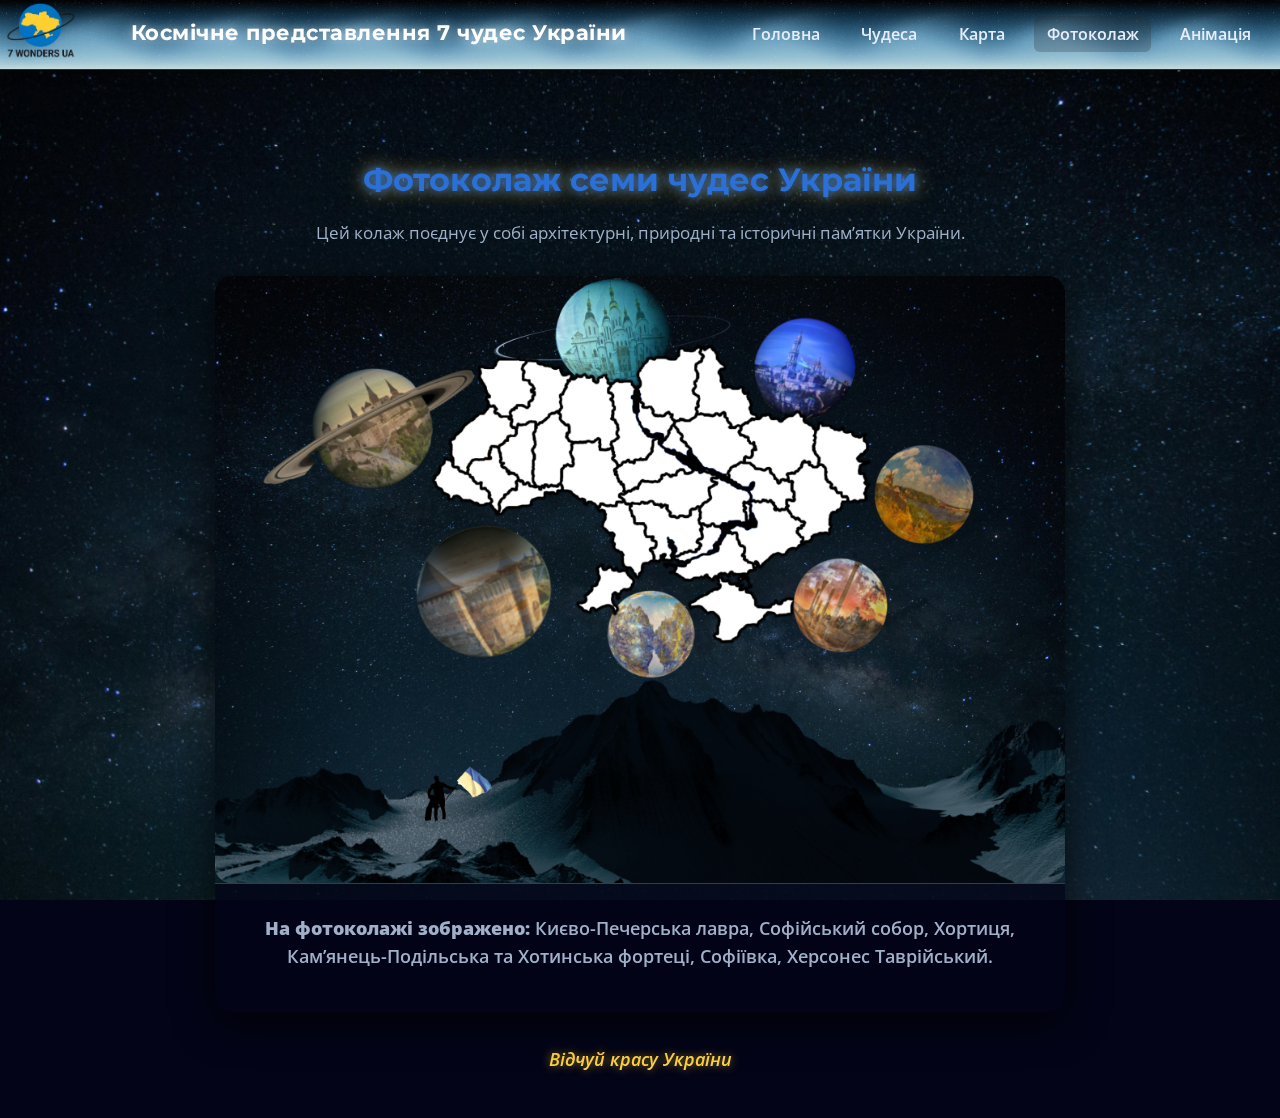
<file: collage.html>
<!doctype html>
<html lang="uk">
<head>
  <meta charset="UTF-8">
  <meta name="viewport" content="width=device-width, initial-scale=1.0">
  <title>Фотоколаж — 7 чудес України</title>
  <meta name="description" content="Фотоколаж, який об’єднує всі 7 чудес України в одній композиції." />
  <meta name="keywords" content="фотоколаж, чудеса України, архітектура, культура, історія, зображення" />
  <link rel="icon" href="images/logo.png">
  <link href="https://fonts.googleapis.com/css2?family=Montserrat:wght@600;700&family=Open+Sans:wght@300;400;600&display=swap" rel="stylesheet">
  <link rel="stylesheet" href="style.css">
</head>

<body>
  <header class="site-header small-gap">
    <div class="header-left">
      <a href="index.html">
        <img src="images/logo.png" alt="Логотип" class="logo" />
     </a>
    </div>
    <div class="header-center">
      <h1 class="site-title">Космічне представлення 7 чудес України</h1>
    </div>
    <div class="header-right">
     <button class="nav-toggle" aria-expanded="false" aria-controls="main-nav">
      <span class="bar"></span>
      <span class="bar"></span>
      <span class="bar"></span>
     </button>
    </div>
    
    <nav id="main-nav" class="main-nav" aria-label="Головна навігація">
      <ul>
        <li><a href="index.html">Головна</a></li>
        <li><a href="planets.html">Чудеса</a></li>
        <li><a href="map.html">Карта</a></li>
        <li><a href="collage.html" class="active">Фотоколаж</a></li>
        <li><a href="animation.html">Анімація</a></li>
      </ul>
    </nav>
  </header>

  <div class="parallax">
    <div class="layer layer--stars" id="layerStars" aria-hidden="true"></div>
  </div>

  <main class="container">
    <section class="collage-section">
      <h1 class="glow-text">Фотоколаж семи чудес України</h1>
      <p class="lead-text">
        Цей колаж поєднує у собі архітектурні, природні та історичні пам’ятки України.
      </p>

      <div class="content-image collage-image">
        <img src="images/collage.jpg" alt="Фотоколаж 7 чудес України">
        <div class="collage-caption">
          <p><strong>На фотоколажі зображено:</strong> Києво-Печерська лавра, Софійський собор, Хортиця, Кам’янець-Подільська та Хотинська фортеці, Софіївка, Херсонес Таврійський.</p>
        </div>
      </div>

      <p class="final-message">
        <em>Відчуй красу України</em>
      </p>
    </section>
  </main>

  <script src="script.js" defer></script>
</body>
</html>
</file>
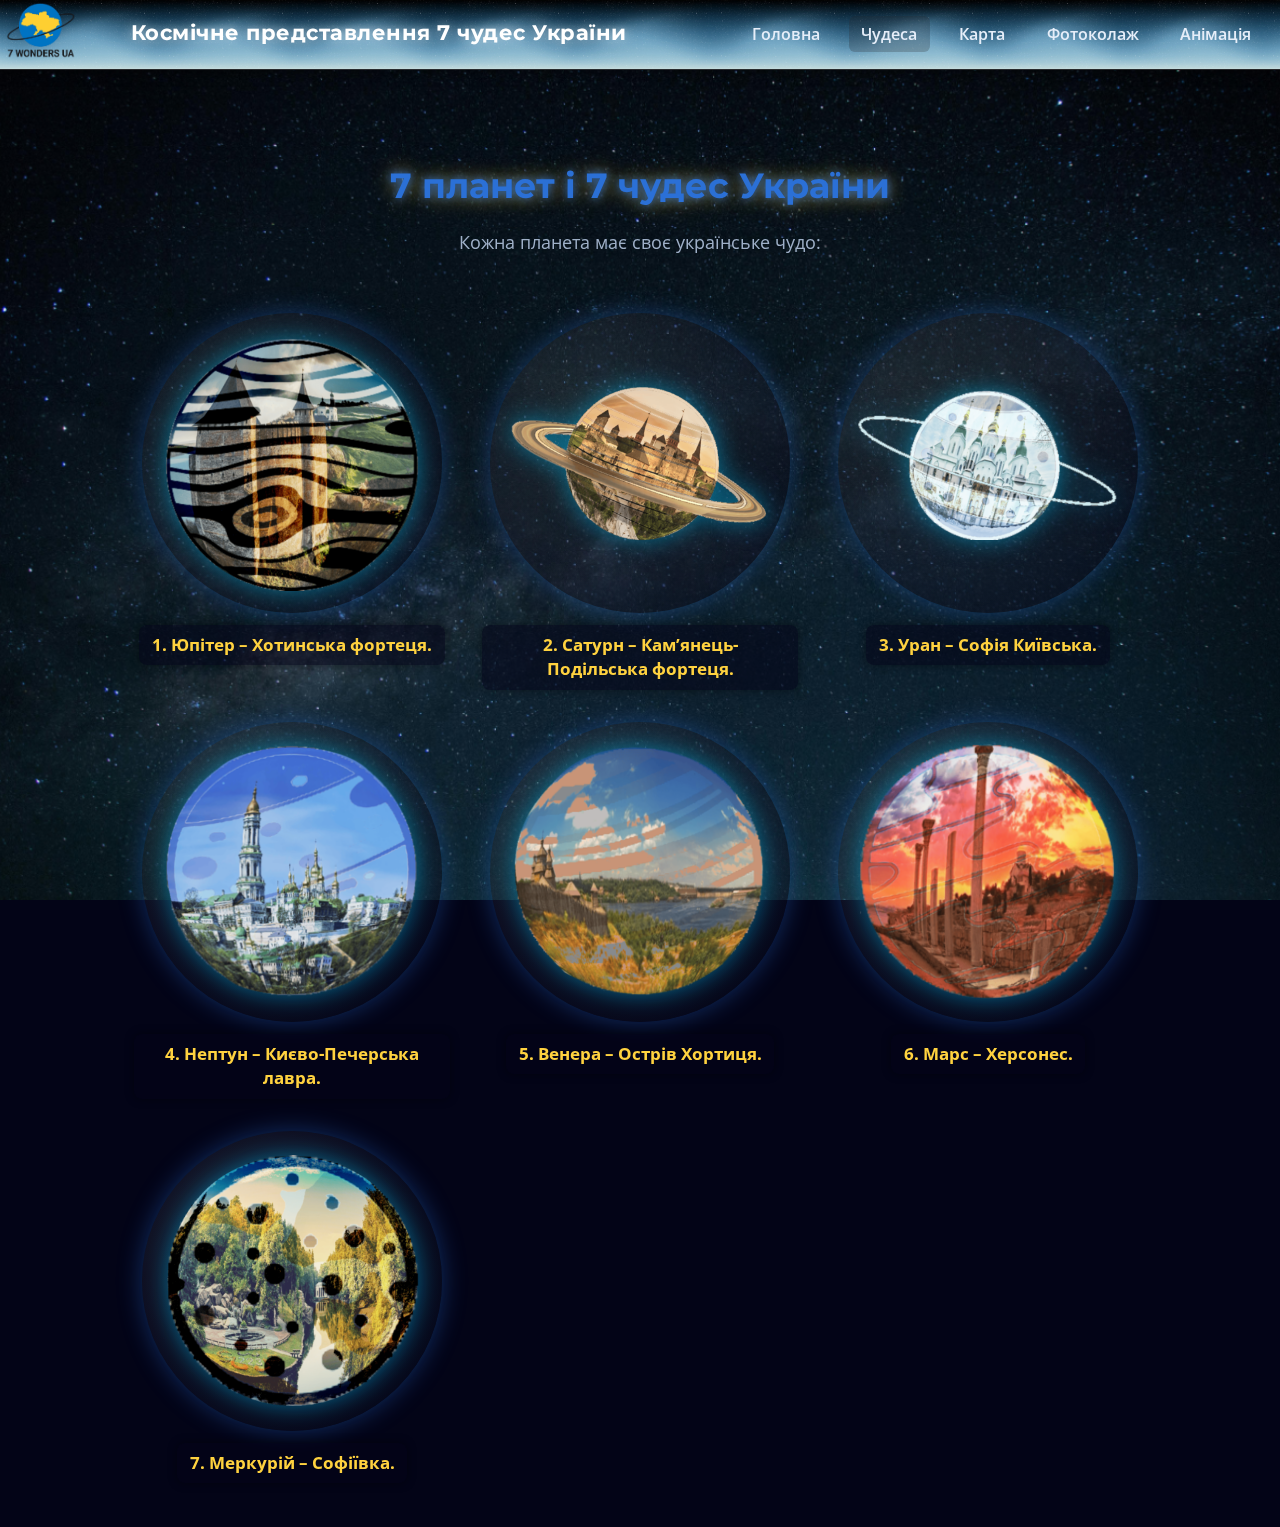
<file: planets.html>
<!doctype html>
<html lang="uk">

<head>
  <meta charset="UTF-8">
  <meta name="viewport" content="width=device-width, initial-scale=1.0">
  <title>7 Планет та 7 Чудес України</title>
  <meta name="description" content="Дослідіть 7 зображень планет, кожне з яких символізує одне з семи чудес України." />
  <meta name="keywords" content="планети, чудеса України, космос, історія, мальовані планети" />
  <link rel="icon" href="images/logo.png">
  <link href="https://fonts.googleapis.com/css2?family=Montserrat:wght@600;700&family=Open+Sans:wght@300;400;600&display=swap" rel="stylesheet">
  <link rel="stylesheet" href="style.css">
</head>

<body>
  <header class="site-header small-gap">
    <div class="header-left">
      <a href="index.html">
        <img src="images/logo.png" alt="Логотип" class="logo" />
     </a>
    </div>
    <div class="header-center">
      <h1 class="site-title">Космічне представлення 7 чудес України</h1>
    </div>
    <div class="header-right">
      <button class="nav-toggle" aria-expanded="false" aria-controls="main-nav">
        <span class="bar"></span>
        <span class="bar"></span>
        <span class="bar"></span>
      </button>
    </div>

    <nav id="main-nav" class="main-nav" aria-label="Головна навігація">
      <ul>
        <li><a href="index.html">Головна</a></li>
        <li><a href="planets.html" class="active">Чудеса</a></li>
        <li><a href="map.html">Карта</a></li>
        <li><a href="collage.html">Фотоколаж</a></li>
        <li><a href="animation.html">Анімація</a></li>
      </ul>
    </nav>
  </header>

  <div class="parallax">
    <div class="layer layer--stars" id="layerStars" aria-hidden="true"></div>
  </div>

  <main class="container">
    <section>
      <h1>7 планет і 7 чудес України</h1>
      <p>Кожна планета має своє українське чудо:</p>

      <div class="content-gallery">
        <figure>
          <div class="planet-wrapper">
            <img src="images/jupiter_khotyn.png" alt="Хотинська фортеця на Юпітері" class="planet-img">
          </div>
          <figcaption>1. Юпітер – Хотинська фортеця.</figcaption>
        </figure>

        <figure>
          <div class="planet-wrapper">
            <img src="images/saturn_kamyanets.png" alt="Кам’янець-Подільська фортеця на Сатурні" class="planet-img">
          </div>
          <figcaption>2. Сатурн – Кам’янець-Подільська фортеця.</figcaption>
        </figure>

        <figure>
          <div class="planet-wrapper">
            <img src="images/uran_sophia.png" alt="Софія Київська на Урані" class="planet-img">
          </div>
          <figcaption>3. Уран – Софія Київська.</figcaption>
        </figure>

        <figure>
          <div class="planet-wrapper">
            <img src="images/neptune_lavra.png" alt="Києво-Печерська лавра на Нептуні" class="planet-img">
          </div>
          <figcaption>4. Нептун – Києво-Печерська лавра.</figcaption>
        </figure>

        <figure>
          <div class="planet-wrapper">
            <img src="images/venus_khortytsia.png" alt="Острів Хортиця на Венері" class="planet-img">
          </div>
          <figcaption>5. Венера – Острів Хортиця.</figcaption>
        </figure>

        <figure>
          <div class="planet-wrapper">
            <img src="images/mars_chersonesus.png" alt="Херсонес на Марсі" class="planet-img">
          </div>
          <figcaption>6. Марс – Херсонес.</figcaption>
        </figure>

        <figure>
          <div class="planet-wrapper">
            <img src="images/mercury_sofiyivka.png" alt="Софіївка на Меркурії" class="planet-img">
          </div>
          <figcaption>7. Меркурій – Софіївка.</figcaption>
        </figure>
      </div>
    </section>
  </main>

  <script src="script.js" defer></script>
</body>
</html>
</file>
<file: style.css>
:root{
  --bg-dark: #030417;
  --accent: #ffd23f;
  --accent-2: #2b70d6;
  --text: #e6eef9;
  --muted: #9fb0c8;
  --max-width: 1100px;
  --gap: 1.25rem;
  font-family: "Open Sans", system-ui, -apple-system, "Segoe UI", Roboto, "Helvetica Neue", Arial;
  font-size: 16px;
}

*{box-sizing:border-box}
html,body{height:100%;}
body {
  margin:0;
  color:var(--text);
  background:var(--bg-dark);
  overflow-y: none;
  scrollbar-width: none;
  -webkit-font-smoothing: antialiased;
  -moz-osx-font-smoothing: grayscale;
  line-height:1.45;
}

body::-webkit-scrollbar {
  display: none;
}

.site-header {
  position: fixed;
  top: 0;
  left: 0;
  right: 0;
  height: 70px;
  display: flex;
  align-items: center;
  justify-content: space-between;
  gap: var(--gap);
  z-index: 60;
  background: rgba(0, 0, 0, 0.45) url('images/b.jpg') repeat-x center top;
  background-size: contain;
  backdrop-filter: blur(10px);
  border-bottom: 1px solid rgba(255, 255, 255, 0.15);
  box-shadow: 0 2px 12px rgba(0, 0, 0, 0.4);
}


.header-overlay {
  position: absolute;
  inset: 0;
  background: linear-gradient(180deg, rgba(0,0,0,0.45), rgba(0,0,0,0.15));
  z-index: -1;
}

.header-left .logo {
  height: 70px;
  padding: 6px;
  border-radius: 6px;
  background: transparent;
}

.site-title {
  font-family: "Montserrat", sans-serif;
  font-weight: 700;
  font-size: 1.3rem;
  color: #ffffff;
  text-align: center;
  text-shadow: 0 0 12px rgba(255,255,255,0.6);
  letter-spacing: 0.5px;
}

.main-nav ul {
  list-style: none;
  display: flex;
  gap: 1rem;
  padding: 0.5rem 1rem;
  margin: 0;
  background: transparent;
}

.main-nav a {
  color: var(--text);
  text-decoration: none;
  padding: 0.45rem 0.8rem;
  border-radius: 6px;
  font-weight: 600;
  transition: all 0.3s ease;
}
.main-nav a:hover {
  background: rgba(255, 255, 255, 0.15);
  color: var(--accent);
}
.main-nav a.active {
  background: rgba(40, 40, 45, 0.25);
}

.nav-toggle {
  display: none;
  flex-direction: column;
  justify-content: center;
  align-items: center;
  width: 42px;
  height: 42px;
  background: rgba(255, 255, 255, 0.1);
  border: 1px solid rgba(255, 255, 255, 0.25);
  border-radius: 8px;
  cursor: pointer;
  transition: all 0.3s ease;
  position: relative;
}

.nav-toggle:hover {
  background: rgba(255, 255, 255, 0.2);
  box-shadow: 0 0 10px rgba(255, 210, 63, 0.6);
}

.nav-toggle .bar {
  display: block;
  width: 22px;
  height: 3px;
  background-color: var(--text);
  margin: 3px 0;
  border-radius: 3px;
  transition: all 0.35s ease;
}

.nav-toggle[aria-expanded="true"] .bar:nth-child(1) {
  transform: translateY(6px) rotate(45deg);
}
.nav-toggle[aria-expanded="true"] .bar:nth-child(2) {
  opacity: 0;
}
.nav-toggle[aria-expanded="true"] .bar:nth-child(3) {
  transform: translateY(-6px) rotate(-45deg);
}

.parallax{ position:fixed; inset:0; z-index:-10; overflow:hidden; }
.layer{ position:absolute; inset:0; background-repeat:repeat; background-position:center; background-size:cover; transform:translateZ(0); will-change:transform, background-position; }

.layer--stars {
  position: absolute;
  inset: 0;
  background: 
    url('images/bg-stars.jpg') center/cover no-repeat,
    url('images/bg-stars.jpg') center/cover no-repeat;
  background-blend-mode: lighten;
}

.layer--stars::after {
  content: "";
  position: absolute;
  inset: 0;
  background: url('images/bg-stars.jpg') center/cover no-repeat;
  transform: scaleX(-1);
  z-index: -1;
}

.container{ position:relative; max-width:var(--max-width); margin:120px auto 60px; padding:1rem; z-index:5; }
.hero {
  background: linear-gradient(180deg, rgba(255,255,255,0.02), rgba(0,0,0,0.03));
  padding: 2rem;
  border-radius: 16px;
  box-shadow: 0 10px 40px rgba(0,0,0,0.7);
  animation: fadeIn 1.2s ease-in-out;
  text-align: center;
}

.hero h2 {
  font-family: "Montserrat", sans-serif;
  font-size: 2rem;
  color: var(--accent-2);
  text-shadow: 0 0 10px rgba(43, 112, 214, 0.9), 
               0 0 20px rgba(255, 210, 63, 0.7);
  margin-bottom: 1rem;
}

.lead {
  font-size: 1.1rem;
  color: var(--muted);
  line-height: 1.6;
  max-width: 800px;
  margin: 0 auto 2rem;
}

.card {
  background: rgba(255,255,255,0.03);
  padding: 0.8rem;
  border-radius: 12px;
  text-align: center;
  box-shadow: 0 6px 20px rgba(0,0,0,0.5);
  transition: transform 0.35s ease, box-shadow 0.35s ease;
}
.card:hover {
  transform: translateY(-6px) scale(1.03);
  box-shadow: 0 10px 30px rgba(255,255,255,0.2);
}

.card img {
  width: 100%;
  height: 160px;
  object-fit: cover;
  border-radius: 8px;
  display: block;
  margin-bottom: 0.6rem;
  transition: transform 0.35s ease;
}
.card img:hover {
  transform: scale(1.05);
}

.previews{ display:grid; grid-template-columns: repeat(4,1fr); gap:1rem; margin-top:1rem; }
.card h4{ margin:0.4rem 0 0.25rem; font-size:1rem; color:var(--accent); }

.site-footer{ text-align:center; padding:1rem; color:var(--muted); }

.content-gallery {
  display: grid;
  grid-template-columns: repeat(auto-fit, minmax(260px, 1fr));
  gap: 32px;
  padding: 28px;
  justify-items: center;
  align-items: start;
}

.content-gallery figure {
  margin: 0;
  width: 100%;
  max-width: 380px;
  display:flex;
  flex-direction: column;
  align-items:center;
  transition: transform 0.3s ease;
}
.content-gallery figure:hover { transform: scale(1.03); }

@keyframes float {
  0%   { transform: translateY(0px) rotate(0deg) scale(1); }
  25%  { transform: translateY(-15px) rotate(3deg) scale(1.03); }
  50%  { transform: translateY(0px) rotate(-2deg) scale(0.98); }
  75%  { transform: translateY(12px) rotate(2deg) scale(1.02); }
  100% { transform: translateY(0px) rotate(0deg) scale(1); }
}

.planet-wrapper {
  width: 100%;
  max-width: 300px;
  aspect-ratio: 1 / 1;
  display: flex;
  align-items: center;
  justify-content: center;
  padding: 6px;
  border-radius: 50%;
  background: radial-gradient(circle at 30% 30%, rgba(255,255,255,0.08), rgba(3,4,23,0.6));
  box-shadow: 0 0 25px rgba(43,112,214,0.4);
  animation: float 5s ease-in-out infinite;
}

.planet-img {
  width: 90%;
  height: 90%;
  object-fit: contain;
  display: block;
  filter: drop-shadow(0 0 12px rgba(0,200,255,0.5));
  transition: transform 0.4s ease, filter 0.4s ease;
}
.planet-img:hover {
  transform: scale(1.12) rotate(4deg);
  filter: drop-shadow(0 0 25px rgba(255,255,255,0.9));
}

.content-gallery figcaption {
  margin-top: 12px;
  padding: 0.5rem 0.8rem;
  text-align: center;
  font-size: 1.05rem;
  font-weight: 700;
  color: var(--accent);
  background: rgba(3,4,23,0.55);
  border-radius: 8px;
  box-shadow: 0 0 10px rgba(0,0,0,0.4);
  transition: color 0.4s ease, text-shadow 0.4s ease;
}

figure:hover figcaption {
  color: var(--accent-2);
  text-shadow: 0 0 10px rgba(43,112,214,0.9),
               0 0 18px rgba(255,210,63,0.8);
}

@media (max-width:1000px){
  .previews{ grid-template-columns: repeat(2,1fr); }
  .planet-wrapper { max-width: 260px; }
  .content-gallery { gap: 22px; padding: 18px; }
  .site-title {
  display:none;
  }
}

@media (max-width:760px){
  .previews{ grid-template-columns: repeat(1,1fr); }
  .nav-toggle { display: flex; }
  .main-nav{
    position:fixed;
    top:72px;
    right:12px;
    background:rgba(0,0,0,0.7);
    padding:12px;
    border-radius:8px;
    display:none;
    flex-direction:column;
    z-index:70;
    min-width:180px;
  }
  .site-title {
  display:none;
  }
  .main-nav ul{ flex-direction:column; gap:0.5rem; }
  .main-nav.show{ display:flex; }
  .container{ margin-top:140px; }
  .header-left .logo{ height:60px; }
}

@media (max-width:420px){
  .planet-wrapper{ max-width: 180px; }
  .container { margin-top: 120px; }
  .planet-img{ width:130px; height:130px; }
  .site-title{ font-size:1rem; }
  .site-title {
  display:none;
 }
}

.map-hero {
  text-align: center;
  animation: fadeIn 1.2s ease-in-out;
}

.map-section {
  display: flex;
  gap: 28px;
  margin-top: 32px;
  flex-wrap: wrap;
  align-items: flex-start;
  justify-content: center;
}

.map-section .buttons {
  display: flex;
  flex-direction: column;
  gap: 14px;
  flex: 1;
  min-width: 240px;
}

.map-section .buttons button {
  background: linear-gradient(135deg, rgba(43,112,214,0.9), rgba(255,210,63,0.9));
  color: #030417;
  border: 0;
  border-radius: 14px;
  padding: 14px 20px;
  font-weight: 700;
  font-family: "Montserrat", sans-serif;
  cursor: pointer;
  transition: all 0.35s ease;
  box-shadow: 0 4px 20px rgba(43,112,214,0.5),
              0 0 12px rgba(255,210,63,0.6) inset;
}

.map-section .buttons button:hover {
  transform: translateY(-3px) scale(1.05);
  box-shadow: 0 6px 28px rgba(255, 210, 63, 0.9),
              0 0 18px rgba(43,112,214,0.9) inset;
  background: linear-gradient(135deg, rgba(255,210,63,1), rgba(43,112,214,1));
  color: #fff;
}

#map {
  flex: 2;
  height: 520px;
  border-radius: 16px;
  box-shadow: 0 12px 45px rgba(0,0,0,0.7),
              0 0 25px rgba(43,112,214,0.5);
  animation: fadeIn 1.5s ease-in-out;
}

@media (max-width: 900px) {
  .map-section {
    flex-direction: column;
  }
  #map {
    width: 100%;
    height: 60vh;
    min-height: 300px;
  }
}

.content-image {
  max-width: 850px;
  margin: 1.5rem auto 2rem;
  border-radius: 16px;
  overflow: hidden;
  box-shadow: 0 10px 35px rgba(0,0,0,0.75),
              0 0 25px rgba(43,112,214,0.4);
  transition: transform 0.45s ease, box-shadow 0.45s ease;
  animation: fadeIn 1.3s ease-in-out;
}

.content-image img {
  width: 100%;
  display: block;
  border-radius: 16px;
  transition: transform 0.45s ease;
}

.content-image:hover {
  transform: scale(1.02);
  box-shadow: 0 14px 45px rgba(255,255,255,0.25),
              0 0 30px rgba(255,210,63,0.5);
}

.content-image:hover img {
  transform: scale(1.05);
}

.collage-section {
  text-align: center;
  animation: fadeIn 1.2s ease-in-out;
}

.glow-text {
  font-family: "Montserrat", sans-serif;
  font-size: 2rem;
  color: var(--accent-2);
  text-shadow: 0 0 10px rgba(43, 112, 214, 0.9), 0 0 20px rgba(255, 210, 63, 0.7);
  margin-bottom: 1rem;
}

.lead-text {
  font-size: 1.05rem;
  color: var(--muted);
  line-height: 1.6;
  max-width: 850px;
  margin: 0 auto 1.8rem;
}

.collage-image {
  position: relative;
  border-radius: 16px;
  overflow: hidden;
  box-shadow: 0 10px 40px rgba(0,0,0,0.7);
  transition: transform 0.4s ease, box-shadow 0.4s ease;
}

.collage-image img {
  width: 100%;
  display: block;
  border-radius: 16px;
}

.collage-image:hover {
  transform: scale(1.02);
  box-shadow: 0 12px 45px rgba(255,255,255,0.3);
}

.collage-caption {
  background: rgba(3, 4, 23, 0.8);
  color: var(--accent);
  padding: 0.8rem 1rem;
  font-size: 0.95rem;
  font-weight: 600;
  border-top: 1px solid rgba(255,255,255,0.2);
}

.collage-description {
  margin-top: 1.8rem;
  font-size: 1.05rem;
  color: var(--text);
  line-height: 1.7;
  text-align: justify;
  background: rgba(255,255,255,0.03);
  padding: 1.2rem 1.5rem;
  border-radius: 12px;
  box-shadow: 0 0 20px rgba(255,255,255,0.05);
}

.final-message {
  margin-top: 1.5rem;
  font-size: 1.15rem;
  color: var(--accent);
  font-weight: 600;
  text-shadow: 0 0 10px rgba(255, 210, 63, 0.6);
}

@keyframes fadeIn {
  from { opacity: 0; transform: translateY(30px); }
  to { opacity: 1; transform: translateY(0); }
}

.content-video { 
  max-width: 1000px;
  width: 90vw;
  height: 560px;
  margin: 2rem auto;
  border-radius: 16px;
  overflow: hidden;
  box-shadow: 0 12px 40px rgba(0,0,0,0.75),
              0 0 22px rgba(43,112,214,0.5);
  animation: fadeIn 1.3s ease-in-out;
  position: relative;
  background: #000;
  display: flex;
  justify-content: center;
  align-items: center;
}

.content-video video {
  width: 100%;
  height: 100%;
  display: block;
  border-radius: 16px;
  object-fit: cover;
}

h1 {
  font-family: "Montserrat", sans-serif;
  font-size: 2.2rem;
  font-weight: 700;
  color: var(--accent-2);
  text-shadow: 0 0 10px rgba(43,112,214,0.9), 
               0 0 20px rgba(255,210,63,0.7);
  margin-bottom: 1rem;
  text-align: center;
}

p {
  font-family: "Open Sans", sans-serif;
  font-size: 1.1rem;
  line-height: 1.6;
  color: var(--muted);
  text-align: center;
  margin-bottom: 1.8rem;
}
</file>
